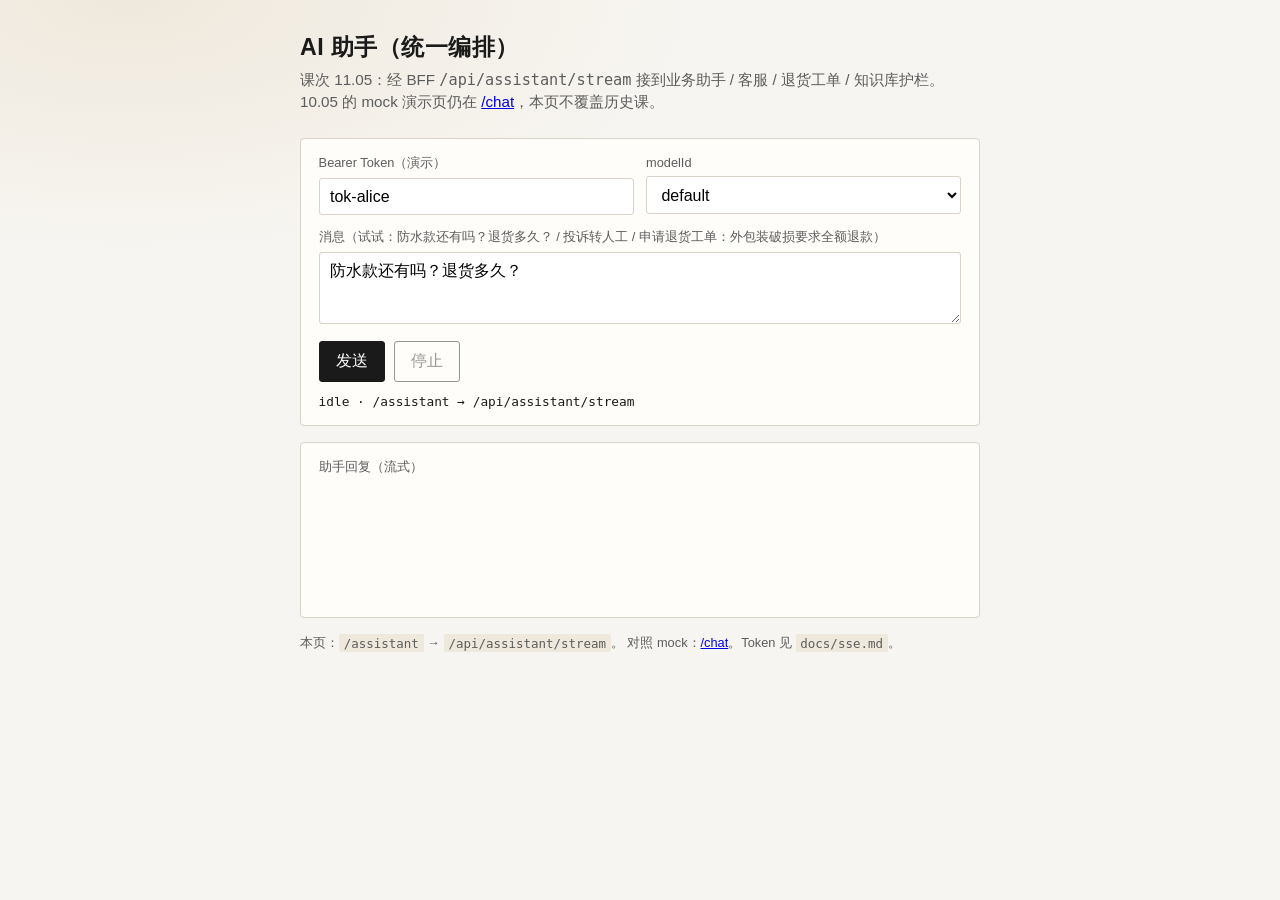
<file: static/assistant/index.html>
<!DOCTYPE html>
<html lang="zh-CN">
  <head>
    <meta charset="utf-8" />
    <meta name="viewport" content="width=device-width, initial-scale=1" />
    <title>ai-bff · AI 助手（11.05）</title>
    <link rel="stylesheet" href="/static/assistant/style.css" />
  </head>
  <body>
    <main>
      <h1>AI 助手（统一编排）</h1>
      <p class="lead">
        课次 11.05：经 BFF <code>/api/assistant/stream</code> 接到业务助手 / 客服 /
        退货工单 / 知识库护栏。10.05 的 mock 演示页仍在
        <a href="/chat">/chat</a>，本页不覆盖历史课。
      </p>

      <section class="panel">
        <div class="row">
          <div>
            <label for="token">Bearer Token（演示）</label>
            <input id="token" value="tok-alice" autocomplete="off" />
          </div>
          <div>
            <label for="modelId">modelId</label>
            <select id="modelId">
              <option value="default" selected>default</option>
              <option value="fast">fast（仅 tenant-a）</option>
            </select>
          </div>
        </div>
        <label for="message">消息（试试：防水款还有吗？退货多久？ / 投诉转人工 / 申请退货工单：外包装破损要求全额退款）</label>
        <textarea id="message">防水款还有吗？退货多久？</textarea>
        <div class="actions">
          <button type="button" id="btnSend">发送</button>
          <button type="button" id="btnStop" class="secondary" disabled>停止</button>
        </div>
        <p id="status" data-kind="idle">idle</p>
      </section>

      <section class="panel">
        <label>助手回复（流式）</label>
        <div id="reply" class="reply-box" aria-live="polite"></div>
        <div id="meta"></div>
      </section>

      <p class="hint">
        本页：<code>/assistant</code> → <code>/api/assistant/stream</code>。
        对照 mock：<a href="/chat">/chat</a>。Token 见 <code>docs/sse.md</code>。
      </p>
    </main>
    <script src="/static/assistant/app.js"></script>
  </body>
</html>
</file>
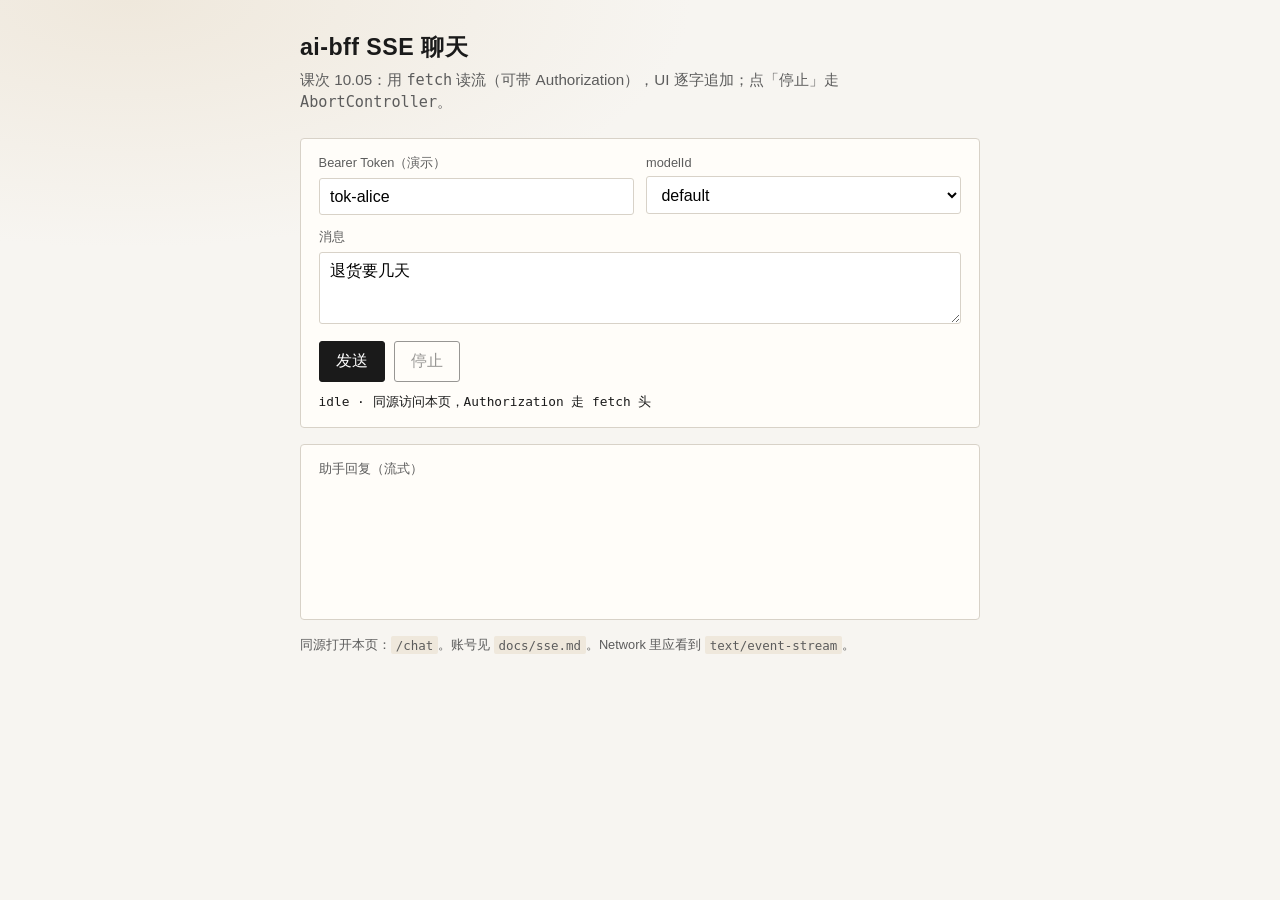
<file: static/chat/index.html>
<!DOCTYPE html>
<html lang="zh-CN">
  <head>
    <meta charset="utf-8" />
    <meta name="viewport" content="width=device-width, initial-scale=1" />
    <title>ai-bff · SSE 聊天演示</title>
    <link rel="stylesheet" href="/static/chat/style.css" />
  </head>
  <body>
    <main>
      <h1>ai-bff SSE 聊天</h1>
      <p class="lead">
        课次 10.05：用 <code>fetch</code> 读流（可带 Authorization），UI 逐字追加；点「停止」走
        <code>AbortController</code>。
      </p>

      <section class="panel">
        <div class="row">
          <div>
            <label for="token">Bearer Token（演示）</label>
            <input id="token" value="tok-alice" autocomplete="off" />
          </div>
          <div>
            <label for="modelId">modelId</label>
            <select id="modelId">
              <option value="default" selected>default</option>
              <option value="fast">fast（仅 tenant-a）</option>
            </select>
          </div>
        </div>
        <label for="message">消息</label>
        <textarea id="message">退货要几天</textarea>
        <div class="actions">
          <button type="button" id="btnSend">发送</button>
          <button type="button" id="btnStop" class="secondary" disabled>停止</button>
        </div>
        <p id="status" data-kind="idle">idle</p>
      </section>

      <section class="panel">
        <label>助手回复（流式）</label>
        <div id="reply" class="reply-box" aria-live="polite"></div>
        <div id="meta"></div>
      </section>

      <p class="hint">
        同源打开本页：<code>/chat</code>。账号见
        <code>docs/sse.md</code>。Network 里应看到
        <code>text/event-stream</code>。
      </p>
    </main>
    <script src="/static/chat/app.js"></script>
  </body>
</html>
</file>
<file: static/assistant/style.css>
/* 课次 10.05 · 演示聊天页样式（教学用，保持清爽） */
:root {
  --bg: #f7f5f1;
  --ink: #1a1a1a;
  --muted: #5c5c5c;
  --line: #d8d2c8;
  --accent: #c45c26;
  --ok: #2f6b4f;
  --err: #a33;
  --panel: #fffdf9;
  --mono: "IBM Plex Mono", "SF Mono", ui-monospace, monospace;
  --sans: "Source Han Sans SC", "Noto Sans SC", "PingFang SC", sans-serif;
}

* {
  box-sizing: border-box;
}

body {
  margin: 0;
  min-height: 100vh;
  font-family: var(--sans);
  color: var(--ink);
  background:
    radial-gradient(ellipse 80% 50% at 10% 0%, #efe8dc 0%, transparent 55%),
    var(--bg);
}

main {
  max-width: 720px;
  margin: 0 auto;
  padding: 2rem 1.25rem 3rem;
}

h1 {
  font-size: 1.45rem;
  font-weight: 700;
  letter-spacing: 0.02em;
  margin: 0 0 0.35rem;
}

.lead {
  color: var(--muted);
  font-size: 0.95rem;
  line-height: 1.5;
  margin: 0 0 1.5rem;
}

.panel {
  background: var(--panel);
  border: 1px solid var(--line);
  border-radius: 4px;
  padding: 1rem 1.1rem;
  margin-bottom: 1rem;
}

label {
  display: block;
  font-size: 0.8rem;
  color: var(--muted);
  margin-bottom: 0.35rem;
}

input,
textarea,
select,
button {
  font: inherit;
}

input,
textarea,
select {
  width: 100%;
  padding: 0.55rem 0.65rem;
  border: 1px solid var(--line);
  border-radius: 3px;
  background: #fff;
  margin-bottom: 0.85rem;
}

textarea {
  min-height: 4.5rem;
  resize: vertical;
}

.row {
  display: grid;
  grid-template-columns: 1fr 1fr;
  gap: 0.75rem;
}

@media (max-width: 560px) {
  .row {
    grid-template-columns: 1fr;
  }
}

.actions {
  display: flex;
  gap: 0.6rem;
  flex-wrap: wrap;
}

button {
  padding: 0.55rem 1rem;
  border-radius: 3px;
  border: 1px solid var(--ink);
  background: var(--ink);
  color: #fff;
  cursor: pointer;
}

button.secondary {
  background: transparent;
  color: var(--ink);
}

button:disabled {
  opacity: 0.45;
  cursor: not-allowed;
}

#status {
  font-family: var(--mono);
  font-size: 0.8rem;
  margin: 0.75rem 0 0;
}

#status[data-kind="streaming"] {
  color: var(--accent);
}
#status[data-kind="done"] {
  color: var(--ok);
}
#status[data-kind="error"],
#status[data-kind="aborted"] {
  color: var(--err);
}

.reply-box {
  min-height: 7rem;
  white-space: pre-wrap;
  word-break: break-word;
  font-size: 1.05rem;
  line-height: 1.55;
  font-family: var(--mono);
}

#meta {
  font-family: var(--mono);
  font-size: 0.75rem;
  color: var(--muted);
  margin-top: 0.5rem;
}

.hint {
  font-size: 0.8rem;
  color: var(--muted);
  line-height: 1.45;
}

.hint code {
  font-family: var(--mono);
  font-size: 0.78rem;
  background: #efe8dc;
  padding: 0.1rem 0.3rem;
  border-radius: 2px;
}
</file>
<file: static/chat/style.css>
/* 课次 10.05 · 演示聊天页样式（教学用，保持清爽） */
:root {
  --bg: #f7f5f1;
  --ink: #1a1a1a;
  --muted: #5c5c5c;
  --line: #d8d2c8;
  --accent: #c45c26;
  --ok: #2f6b4f;
  --err: #a33;
  --panel: #fffdf9;
  --mono: "IBM Plex Mono", "SF Mono", ui-monospace, monospace;
  --sans: "Source Han Sans SC", "Noto Sans SC", "PingFang SC", sans-serif;
}

* {
  box-sizing: border-box;
}

body {
  margin: 0;
  min-height: 100vh;
  font-family: var(--sans);
  color: var(--ink);
  background:
    radial-gradient(ellipse 80% 50% at 10% 0%, #efe8dc 0%, transparent 55%),
    var(--bg);
}

main {
  max-width: 720px;
  margin: 0 auto;
  padding: 2rem 1.25rem 3rem;
}

h1 {
  font-size: 1.45rem;
  font-weight: 700;
  letter-spacing: 0.02em;
  margin: 0 0 0.35rem;
}

.lead {
  color: var(--muted);
  font-size: 0.95rem;
  line-height: 1.5;
  margin: 0 0 1.5rem;
}

.panel {
  background: var(--panel);
  border: 1px solid var(--line);
  border-radius: 4px;
  padding: 1rem 1.1rem;
  margin-bottom: 1rem;
}

label {
  display: block;
  font-size: 0.8rem;
  color: var(--muted);
  margin-bottom: 0.35rem;
}

input,
textarea,
select,
button {
  font: inherit;
}

input,
textarea,
select {
  width: 100%;
  padding: 0.55rem 0.65rem;
  border: 1px solid var(--line);
  border-radius: 3px;
  background: #fff;
  margin-bottom: 0.85rem;
}

textarea {
  min-height: 4.5rem;
  resize: vertical;
}

.row {
  display: grid;
  grid-template-columns: 1fr 1fr;
  gap: 0.75rem;
}

@media (max-width: 560px) {
  .row {
    grid-template-columns: 1fr;
  }
}

.actions {
  display: flex;
  gap: 0.6rem;
  flex-wrap: wrap;
}

button {
  padding: 0.55rem 1rem;
  border-radius: 3px;
  border: 1px solid var(--ink);
  background: var(--ink);
  color: #fff;
  cursor: pointer;
}

button.secondary {
  background: transparent;
  color: var(--ink);
}

button:disabled {
  opacity: 0.45;
  cursor: not-allowed;
}

#status {
  font-family: var(--mono);
  font-size: 0.8rem;
  margin: 0.75rem 0 0;
}

#status[data-kind="streaming"] {
  color: var(--accent);
}
#status[data-kind="done"] {
  color: var(--ok);
}
#status[data-kind="error"],
#status[data-kind="aborted"] {
  color: var(--err);
}

.reply-box {
  min-height: 7rem;
  white-space: pre-wrap;
  word-break: break-word;
  font-size: 1.05rem;
  line-height: 1.55;
  font-family: var(--mono);
}

#meta {
  font-family: var(--mono);
  font-size: 0.75rem;
  color: var(--muted);
  margin-top: 0.5rem;
}

.hint {
  font-size: 0.8rem;
  color: var(--muted);
  line-height: 1.45;
}

.hint code {
  font-family: var(--mono);
  font-size: 0.78rem;
  background: #efe8dc;
  padding: 0.1rem 0.3rem;
  border-radius: 2px;
}
</file>
